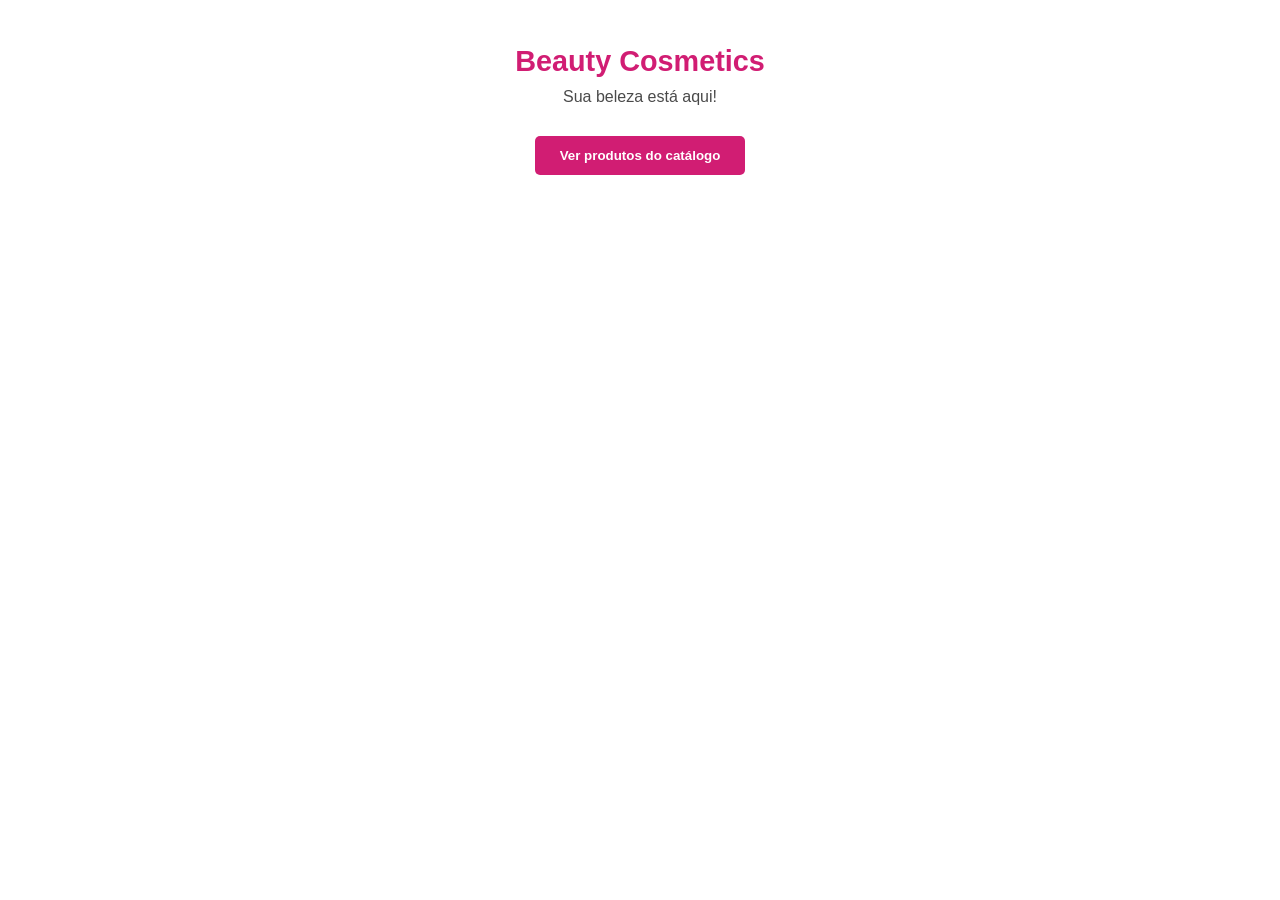
<file: index.html>
<!DOCTYPE html>
<html lang="pt-BR">
<head>
    <meta charset="UTF-8">
    <meta name="viewport" content="width=device-width, initial-scale=1.0">
    <title>Beauty</title>
    <link rel="stylesheet" href="style.css">
    <link rel="manifest" href="manifest.json">
</head>
<body>
    <header>
        <h1>Beauty Cosmetics</h1>
        <p>Sua beleza está aqui!</p>
    </header>

    <main>
        <button id="btn-carregar">Ver produtos do catálogo</button>
        <div id="resultado" class="hidden"></div>
    </main>

    <script src="app.js"></script>
    <script>
        if ('serviceWorker' in navigator) {
            window.addEventListener('load', () => {
                navigator.serviceWorker.register('./service.js')
                    .then(reg => console.log('Service Worker registrado!', reg.scope))
                    .catch(err => console.error('Erro no SW:', err));
            });
        }
    </script>
</body>
</html>
</file>
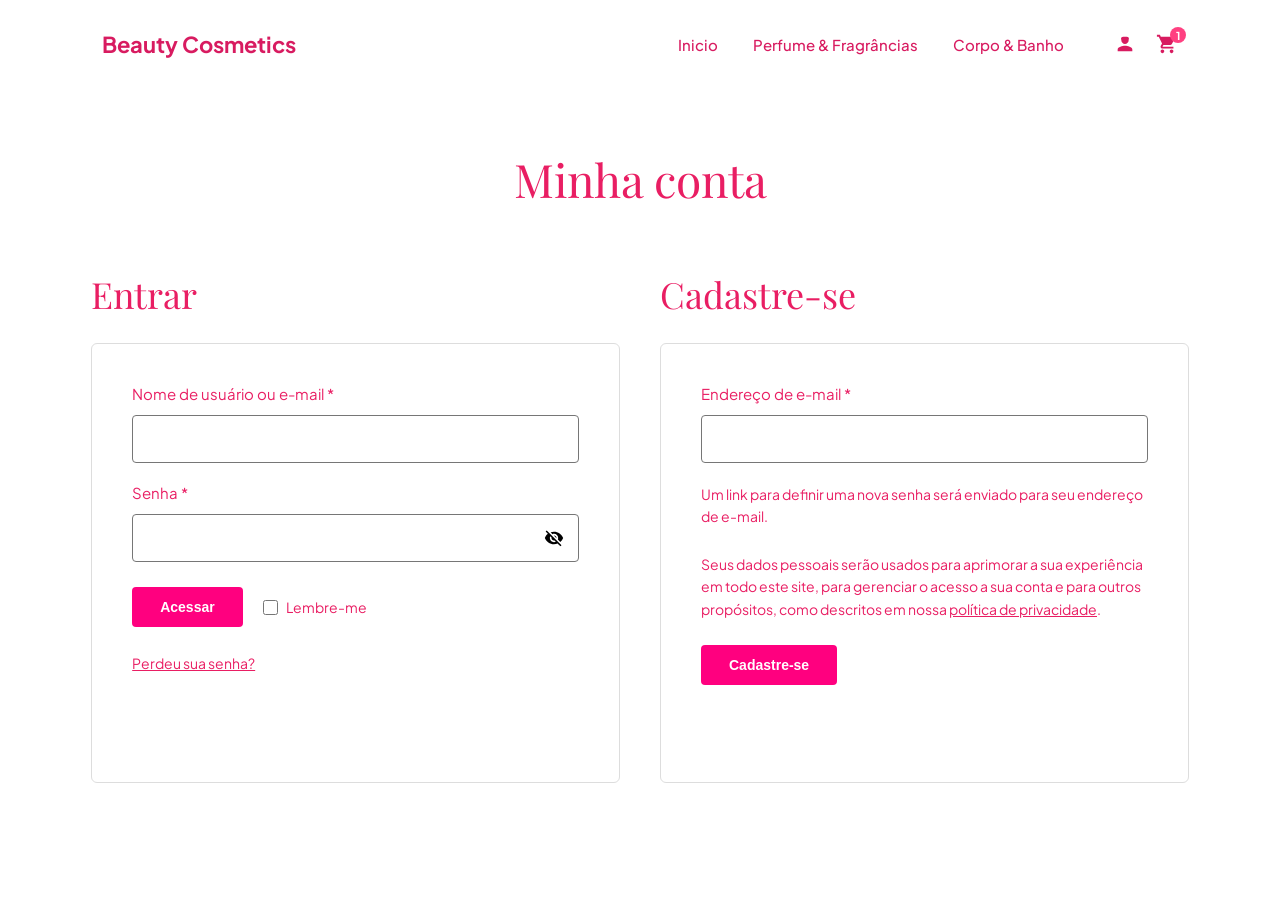
<file: frontend-estatico/cadastro-login.html>
<!DOCTYPE html>
<html lang="pt-BR">
<head>
    <meta charset="UTF-8">
    <meta name="viewport" content="width=device-width, initial-scale=1.0">
    <title>Minha conta - Beauty Cosmetics</title>
    <link rel="preconnect" href="https://fonts.googleapis.com">
    <link rel="preconnect" href="https://fonts.gstatic.com" crossorigin>
    <link href="https://fonts.googleapis.com/css2?family=Playfair+Display:ital,wght@0,400..900;1,400..900&family=Plus+Jakarta+Sans:wght@300;400;500;600;700&display=swap" rel="stylesheet">
    
    <style>
        :root {
            --primary-pink: #d81b60; 
            --text-pink: #e91e63;    
            --light-pink: #f48fb1;   
            --font-serif: 'Playfair Display', Georgia, serif;
            --font-sans: 'Plus Jakarta Sans', sans-serif;
            --form-border: #767676;
            --box-border: #dddddd;
        }

        * {
            margin: 0;
            padding: 0;
            box-sizing: border-box;
        }

        body {
            font-family: var(--font-sans);
            background-color: #ffffff;
            color: var(--text-pink);
            overflow-x: hidden;
        }

        /* --- HEADER / NAVBAR --- */
        header {
            display: flex;
            justify-content: space-between;
            align-items: center;
            padding: 30px 8%;
            background-color: #ffffff;
        }

        .logo {
            font-size: 22px;
            font-weight: 700;
            color: var(--primary-pink);
            text-decoration: none;
        }

        nav {
            display: flex;
            align-items: center;
            gap: 35px;
        }

        nav a {
            text-decoration: none;
            color: var(--primary-pink);
            font-size: 15px;
            font-weight: 500;
            transition: opacity 0.2s;
        }

        nav a:hover {
            opacity: 0.8;
        }

        .nav-icons {
            display: flex;
            align-items: center;
            gap: 20px;
            margin-left: 15px;
        }

        .icon-container {
            position: relative;
            display: flex;
            align-items: center;
            justify-content: center;
            cursor: pointer;
        }

        .nav-icons svg {
            width: 22px;
            height: 22px;
            fill: var(--primary-pink);
        }

        /* Badge do carrinho */
        .cart-badge {
            position: absolute;
            top: -6px;
            right: -8px;
            background-color: #ff4081;
            color: white;
            font-size: 11px;
            font-weight: 700;
            border-radius: 50%;
            width: 16px;
            height: 16px;
            display: flex;
            align-items: center;
            justify-content: center;
        }

        /* --- MAIN CONTENT AREA --- */
        .main-content {
            max-width: 1200px;
            margin: 0 auto;
            padding: 60px 4% 120px 4%;
        }

        .page-title {
            font-family: var(--font-serif);
            font-size: 46px;
            color: var(--text-pink);
            text-align: center;
            font-weight: 400;
            margin-bottom: 60px;
        }

   
        .auth-grid {
            display: grid;
            grid-template-columns: 1fr 1fr;
            gap: 40px;
            align-items: start;
        }

        .auth-section-title {
            font-family: var(--font-serif);
            font-size: 36px;
            color: var(--text-pink);
            font-weight: 400;
            margin-bottom: 25px;
        }

        .auth-box {
            border: 1px solid var(--box-border);
            border-radius: 6px;
            padding: 40px;
            background-color: #ffffff;
            min-height: 440px;
            display: flex;
            flex-direction: column;
        }

        /* --- FORMS --- */
        .form-group {
            margin-bottom: 20px;
            position: relative;
        }

        .form-group label {
            display: block;
            font-size: 15px;
            color: var(--text-pink);
            margin-bottom: 12px;
            font-weight: 400;
        }

        .form-control {
            width: 100%;
            height: 48px;
            border: 1px solid var(--form-border);
            border-radius: 4px;
            padding: 10px 15px;
            font-size: 16px;
            font-family: var(--font-sans);
            outline: none;
            color: #333333;
            background-color: #ffffff;
        }

        .password-wrapper {
            position: relative;
        }

        .password-wrapper .form-control {
            padding-right: 45px;
        }

        .toggle-password {
            position: absolute;
            right: 15px;
            top: 50%;
            transform: translateY(-50%);
            cursor: pointer;
            display: flex;
            align-items: center;
        }

        .toggle-password svg {
            width: 20px;
            height: 20px;
            fill: #000000;
        }

      
        .login-actions {
            display: flex;
            align-items: center;
            gap: 20px;
            margin-top: 25px;
            margin-bottom: 25px;
        }

        .btn-submit {
            background-color: #ff007f;
            color: #ffffff;
            border: none;
            padding: 12px 28px;
            font-size: 14px;
            font-weight: 600;
            border-radius: 4px;
            cursor: pointer;
            transition: background-color 0.2s;
        }

        .btn-submit:hover {
            background-color: #e60072;
        }

        .remember-me {
            display: flex;
            align-items: center;
            gap: 8px;
            font-size: 14px;
            color: var(--text-pink);
            cursor: pointer;
        }

        .remember-me input {
            accent-color: #ff007f;
            cursor: pointer;
            width: 15px;
            height: 15px;
        }

        .lost-password-link {
            font-size: 14px;
            color: var(--text-pink);
            text-decoration: underline;
            display: inline-block;
        }

       
        .info-text {
            font-size: 14px;
            color: var(--text-pink);
            line-height: 1.6;
            margin-bottom: 25px;
        }

        .info-text a {
            color: var(--text-pink);
            text-decoration: underline;
        }

        .register-box .btn-submit {
            margin-top: auto; 
            align-self: flex-start;
        }

       
        @media (max-width: 850px) {
            .auth-grid {
                grid-template-columns: 1fr;
                gap: 50px;
            }
            .auth-box {
                min-height: auto;
            }
        }
    </style>
</head>
<body>

    <header>
        <a href="#" class="logo">Beauty Cosmetics</a>
        <nav>
            <a href="#">Inicio</a>
            <a href="#">Perfume & Fragrâncias</a>
            <a href="#">Corpo & Banho</a>
            <div class="nav-icons">
                <div class="icon-container">
                    <svg viewBox="0 0 24 24">
                        <path d="M12 12c2.21 0 4-1.79 4-4s1.79-4-4-4-4 1.79-4 4 1.79 4 4 4zm0 2c-2.67 0-8 1.34-8 4v2h16v-2c0-2.66-5.33-4-8-4z"/>
                    </svg>
                </div>
                <div class="icon-container">
                    <svg viewBox="0 0 24 24">
                        <path d="M7 18c-1.1 0-1.99.9-1.99 2S5.9 22 7 22s2-.9 2-2-.9-2-2-2zM1 2v2h2l3.6 7.59-1.35 2.45c-.16.28-.25.61-.25.96 0 1.1.9 2 2 2h12v-2H7.42c-.14 0-.25-.11-.25-.25l.03-.12.9-1.63h7.45c.75 0 1.41-.41 1.75-1.03l3.58-6.49c.08-.14.12-.31.12-.48 0-.55-.45-1-1-1H5.21l-.94-2H1zm16 16c-1.1 0-1.99.9-1.99 2s.89 2 1.99 2 2-.9 2-2-.9-2-2-2z"/>
                    </svg>
                    <div class="cart-badge">1</div>
                </div>
            </div>
        </nav>
    </header>

    <main class="main-content">
        
        <h1 class="page-title">Minha conta</h1>

        <div class="auth-grid">
            
            <div>
                <h2 class="auth-section-title">Entrar</h2>
                <div class="auth-box">
                    <form action="#" method="POST">
                        
                        <div class="form-group">
                            <label for="username">Nome de usuário ou e-mail *</label>
                            <input type="text" id="username" class="form-control" required>
                        </div>

                        <div class="form-group">
                            <label for="password">Senha *</label>
                            <div class="password-wrapper">
                                <input type="password" id="password" class="form-control" required>
                                <span class="toggle-password" id="passwordToggle">
                                    <svg viewBox="0 0 24 24">
                                        <path d="M12 7c2.76 0 5 2.24 5 5 0 .65-.13 1.26-.36 1.82l2.92 2.92c1.51-1.26 2.7-2.89 3.43-4.74-1.73-4.39-6-7.5-11-7.5-1.4 0-2.74.25-3.98.7l2.16 2.16C10.74 7.13 11.35 7 12 7zM2 4.27l2.28 2.28.46.46C3.08 8.3 1.78 10.02 1 12c1.73 4.39 6 7.5 11 7.5 1.55 0 3.03-.3 4.38-.84l.42.42L19.73 22 21 20.73 3.27 3 2 4.27zM7.53 9.8l1.55 1.55c-.05.21-.08.43-.08.65 0 1.66 1.34 3 3 3 .22 0 .44-.03.65-.08l1.55 1.55c-.67.33-1.41.53-2.2.53-2.76 0-5-2.24-5-5 0-.79.2-1.53.53-2.2zm4.31-.78l3.15 3.15.01-.16c0-1.66-1.34-3-3-3l-.16.01z"/>
                                    </svg>
                                </span>
                            </div>
                        </div>

                        <div class="login-actions">
                            <button type="submit" class="btn-submit">Acessar</button>
                            <label class="remember-me">
                                <input type="checkbox" id="remember"> Lembre-me
                            </label>
                        </div>

                        <a href="#" class="lost-password-link">Perdeu sua senha?</a>

                    </form>
                </div>
            </div>

            <div>
                <h2 class="auth-section-title">Cadastre-se</h2>
                <div class="auth-box register-box">
                    <form action="#" method="POST" style="display: flex; flex-direction: column; height: 100%; width: 100%;">
                        
                        <div class="form-group">
                            <label for="reg-email">Endereço de e-mail *</label>
                            <input type="email" id="reg-email" class="form-control" required>
                        </div>

                        <p class="info-text">
                            Um link para definir uma nova senha será enviado para seu endereço de e-mail.
                        </p>

                        <p class="info-text">
                            Seus dados pessoais serão usados para aprimorar a sua experiência em todo este site, para gerenciar o acesso a sua conta e para outros propósitos, como descritos em nossa <a href="#">política de privacidade</a>.
                        </p>

                        <button type="submit" class="btn-submit">Cadastre-se</button>

                    </form>
                </div>
            </div>

        </div>
    </main>

    <script>
        const passwordInput = document.getElementById('password');
        const passwordToggle = document.getElementById('passwordToggle');

        passwordToggle.addEventListener('click', () => {
            const type = passwordInput.getAttribute('type') === 'password' ? 'text' : 'password';
            passwordInput.setAttribute('type', type);
        });
    </script>

</body>
</html>
</file>
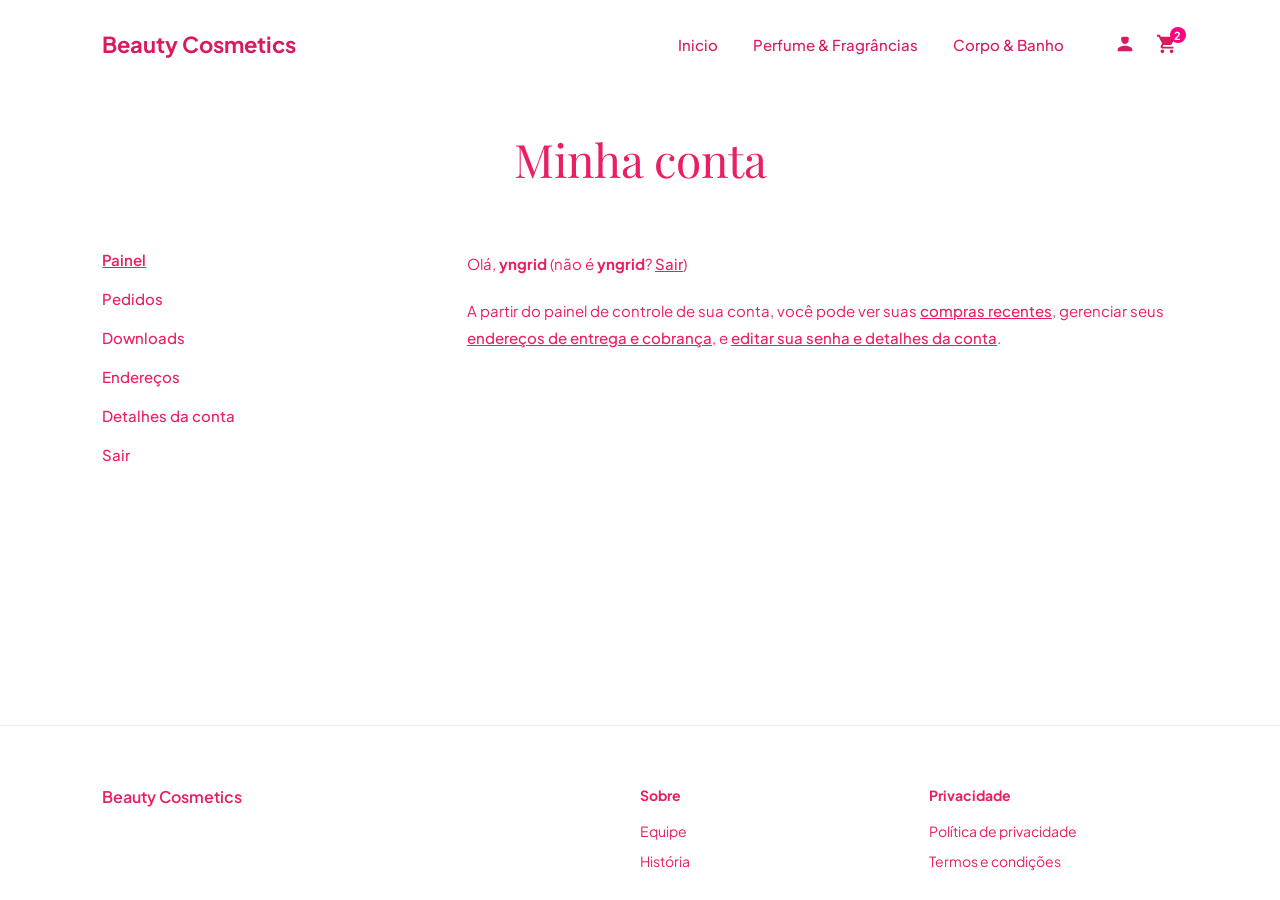
<file: frontend-estatico/conta.html>
<!DOCTYPE html>
<html lang="pt-BR">
<head>
    <meta charset="UTF-8">
    <meta name="viewport" content="width=device-width, initial-scale=1.0">
    <title>Minha conta - Beauty Cosmetics</title>
    <link rel="preconnect" href="https://fonts.googleapis.com">
    <link rel="preconnect" href="https://fonts.gstatic.com" crossorigin>
    <link href="https://fonts.googleapis.com/css2?family=Playfair+Display:ital,wght@0,400..900;1,400..900&family=Plus+Jakarta+Sans:wght@300;400;500;600;700&display=swap" rel="stylesheet">
    
    <style>
        :root {
            --primary-pink: #d81b60; 
            --text-pink: #e91e63;    
            --light-pink: #f48fb1;   
            --btn-magenta: #ff007f;
            --font-serif: 'Playfair Display', Georgia, serif;
            --font-sans: 'Plus Jakarta Sans', sans-serif;
            --border-color: #fce4ec;
            --table-border: #eeeeee;
            --input-border: #cccccc;
        }

        * {
            margin: 0;
            padding: 0;
            box-sizing: border-box;
        }

        body {
            font-family: var(--font-sans);
            background-color: #ffffff;
            color: var(--text-pink);
            overflow-x: hidden;
            display: flex;
            flex-direction: column;
            min-height: 100vh;
        }

        /* --- HEADER / NAVBAR --- */
        header {
            display: flex;
            justify-content: space-between;
            align-items: center;
            padding: 30px 8%;
            background-color: #ffffff;
        }

        .logo {
            font-size: 22px;
            font-weight: 700;
            color: var(--primary-pink);
            text-decoration: none;
        }

        nav {
            display: flex;
            align-items: center;
            gap: 35px;
        }

        nav a {
            text-decoration: none;
            color: var(--primary-pink);
            font-size: 15px;
            font-weight: 500;
        }

        .nav-icons {
            display: flex;
            align-items: center;
            gap: 20px;
            margin-left: 15px;
        }

        .icon-container {
            display: flex;
            align-items: center;
            justify-content: center;
            cursor: pointer;
            position: relative;
        }

        .nav-icons svg {
            width: 22px;
            height: 22px;
            fill: var(--primary-pink);
        }

        .cart-badge {
            position: absolute;
            top: -6px;
            right: -8px;
            background-color: var(--btn-magenta);
            color: #ffffff;
            font-size: 11px;
            font-weight: 700;
            width: 16px;
            height: 16px;
            border-radius: 50%;
            display: flex;
            align-items: center;
            justify-content: center;
        }

        /* --- MAIN CONTENT --- */
        .main-content {
            flex: 1;
            max-width: 1300px;
            width: 100%;
            margin: 0 auto;
            padding: 40px 8% 100px 8%;
        }

        .page-title {
            font-family: var(--font-serif);
            font-size: 46px;
            color: var(--text-pink);
            font-weight: 400;
            text-align: center;
            margin-bottom: 60px;
        }

        .dashboard-grid {
            display: grid;
            grid-template-columns: 3fr 7fr;
            gap: 60px;
            align-items: start;
        }

        /* Menu Lateral */
        .dashboard-sidebar {
            display: flex;
            flex-direction: column;
            gap: 20px;
        }

        .dashboard-sidebar a {
            color: var(--text-pink);
            text-decoration: none;
            font-size: 15px;
            font-weight: 500;
            cursor: pointer;
            width: max-content;
            transition: opacity 0.2s;
        }

        .dashboard-sidebar a:hover { opacity: 0.7; }
        .dashboard-sidebar a.active {
            font-weight: 600;
            text-decoration: underline;
        }


        .tab-content {
            display: none;
            font-size: 15px;
            line-height: 1.8;
            color: var(--text-pink);
        }

        .tab-content.active { display: block; }
        .tab-content p { margin-bottom: 20px; }
        .tab-content a { color: var(--text-pink); text-decoration: underline; font-weight: 500; }
        
        .section-subtitle {
            font-size: 14px;
            margin-bottom: 30px;
            opacity: 0.9;
        }

        .custom-table {
            width: 100%;
            border-collapse: collapse;
            font-size: 14px;
            color: var(--text-pink);
            margin-bottom: 40px;
        }

        .custom-table th {
            font-weight: 600;
            padding: 12px 16px;
            border-bottom: 2px solid var(--table-border);
            text-align: left;
        }

        .custom-table td {
            padding: 16px;
            border-bottom: 1px solid var(--table-border);
            vertical-align: middle;
        }

        .btn-view {
            background-color: var(--btn-magenta);
            color: #ffffff !important;
            text-decoration: none !important;
            padding: 8px 18px;
            font-size: 13px;
            font-weight: 500;
            border-radius: 4px;
            display: inline-block;
        }

        
        .two-cols {
            display: grid;
            grid-template-columns: 1fr 1fr;
            gap: 40px;
        }

        .address-box h3, .order-details-title {
            font-family: var(--font-serif);
            font-size: 28px;
            font-weight: 400;
            margin-bottom: 15px;
        }

        .edit-link {
            display: block;
            margin-bottom: 15px;
            font-size: 14px;
        }

        .address-text {
            font-style: normal;
            line-height: 1.6;
            opacity: 0.85;
        }

      
        .form-group {
            margin-bottom: 20px;
            position: relative;
        }

        .form-group label {
            display: block;
            font-size: 14px;
            margin-bottom: 8px;
            font-weight: 500;
        }

        .form-group label .required { color: red; }

        .form-control {
            width: 100%;
            padding: 12px;
            border: 1px solid var(--input-border);
            border-radius: 4px;
            font-family: var(--font-sans);
            color: #333333;
            font-size: 14px;
        }

        .form-control:focus {
            outline: none;
            border-color: var(--text-pink);
        }

        .input-subtext {
            font-size: 12px;
            font-style: italic;
            margin-top: 6px;
            opacity: 0.8;
        }

        .fieldset-title {
            font-size: 16px;
            font-weight: 600;
            margin: 35px 0 20px 0;
            border-bottom: 1px solid var(--table-border);
            padding-bottom: 8px;
        }

        .btn-submit {
            background-color: var(--btn-magenta);
            color: #ffffff;
            border: none;
            padding: 12px 24px;
            font-size: 14px;
            font-weight: 600;
            border-radius: 4px;
            cursor: pointer;
            margin-top: 10px;
        }

       
        footer {
            border-top: 1px solid var(--border-color);
            padding: 60px 8% 30px 8%;
            background-color: #ffffff;
            font-size: 14px;
        }

        .footer-grid {
            display: grid;
            grid-template-columns: 2fr 1fr 1fr;
            gap: 40px;
        }

        .footer-logo { font-size: 16px; font-weight: 600; }
        .footer-col-title { font-weight: 700; margin-bottom: 18px; }
        .footer-links { list-style: none; display: flex; flex-direction: column; gap: 12px; }
        .footer-links a { color: var(--text-pink); text-decoration: none; }

        @media (max-width: 992px) {
            .dashboard-grid, .two-cols, .footer-grid { grid-template-columns: 1fr; gap: 40px; }
        }
    </style>
</head>
<body>

    <header>
        <a href="#" class="logo">Beauty Cosmetics</a>
        <nav>
            <a href="#">Inicio</a>
            <a href="#">Perfume & Fragrâncias</a>
            <a href="#">Corpo & Banho</a>
            <div class="nav-icons">
                <div class="icon-container"><svg viewBox="0 0 24 24"><path d="M12 12c2.21 0 4-1.79 4-4s1.79-4-4-4-4 1.79-4 4 1.79 4 4 4zm0 2c-2.67 0-8 1.34-8 4v2h16v-2c0-2.66-5.33-4-8-4z"/></svg></div>
                <div class="icon-container">
                    <svg viewBox="0 0 24 24"><path d="M7 18c-1.1 0-1.99.9-1.99 2S5.9 22 7 22s2-.9 2-2-.9-2-2-2zM1 2v2h2l3.6 7.59-1.35 2.45c-.16.28-.25.61-.25.96 0 1.1.9 2 2 2h12v-2H7.42c-.14 0-.25-.11-.25-.25l.03-.12.9-1.63h7.45c.75 0 1.41-.41 1.75-1.03l3.58-6.49c.08-.14.12-.31.12-.48 0-.55-.45-1-1-1H5.21l-.94-2H1zm16 16c-1.1 0-1.99.9-1.99 2s.89 2 1.99 2 2-.9 2-2-.9-2-2-2z"/></svg>
                    <div class="cart-badge">2</div>
                </div>
            </div>
        </nav>
    </header>

    <main class="main-content">
        <h1 class="page-title">Minha conta</h1>

        <div class="dashboard-grid">
            
            <aside class="dashboard-sidebar">
                <a onclick="switchTab(event, 'panel')" class="tab-link active">Painel</a>
                <a onclick="switchTab(event, 'orders')" class="tab-link">Pedidos</a>
                <a onclick="switchTab(event, 'downloads')" class="tab-link">Downloads</a>
                <a onclick="switchTab(event, 'addresses')" class="tab-link">Endereços</a>
                <a onclick="switchTab(event, 'details')" class="tab-link">Detalhes da conta</a>
                <a href="#">Sair</a>
            </aside>

            <div class="dashboard-content">
                
                <section id="panel" class="tab-content active">
                    <p>Olá, <strong>yngrid</strong> (não é <strong>yngrid</strong>? <a href="#">Sair</a>)</p>
                    <p>A partir do painel de controle de sua conta, você pode ver suas <a href="#" onclick="navigateTab(1)">compras recentes</a>, gerenciar seus <a href="#" onclick="navigateTab(3)">endereços de entrega e cobrança</a>, e <a href="#" onclick="navigateTab(4)">editar sua senha e detalhes da conta</a>.</p>
                </section>

                <section id="orders" class="tab-content">
                    <table class="custom-table">
                        <thead>
                            <tr>
                                <th>Pedido</th>
                                <th>Data</th>
                                <th>Status</th>
                                <th>Total</th>
                                <th>Ações</th>
                            </tr>
                        </thead>
                        <tbody>
                            <tr>
                                <td><a href="#" onclick="openOrderView(event)" style="font-weight: 600;">#2022</a></td>
                                <td>12 de maio de 2026</td>
                                <td>Aguardando</td>
                                <td>R$ 164,90 de 1 item</td>
                                <td><a href="#" class="btn-view" onclick="openOrderView(event)">Visualizar</a></td>
                            </tr>
                            <tr>
                                <td><a href="#" style="font-weight: 600;">#200</a></td>
                                <td>11 de maio de 2026</td>
                                <td>Aguardando</td>
                                <td>R$ 39,90 de 1 item</td>
                                <td><a href="#" class="btn-view">Visualizar</a></td>
                            </tr>
                            <tr>
                                <td><a href="#" style="font-weight: 600;">#196</a></td>
                                <td>11 de maio de 2026</td>
                                <td>Aguardando</td>
                                <td>R$ 164,90 de 1 item</td>
                                <td><a href="#" class="btn-view">Visualizar</a></td>
                            </tr>
                        </tbody>
                    </table>
                </section>

                <section id="view-order" class="tab-content">
                    <p>O pedido <mark style="background: none; font-weight:600; color:var(--text-pink);">#2022</mark> foi realizado em <strong>12 de maio de 2026</strong> e atualmente está <strong>Aguardando</strong>.</p>
                    
                    <h2 class="order-details-title">Detalhes do pedido</h2>
                    <table class="custom-table">
                        <thead>
                            <tr>
                                <th>Produto</th>
                                <th>Total</th>
                            </tr>
                        </thead>
                        <tbody>
                            <tr>
                                <td><a href="#">Eudora Eau de Parfum</a> <strong>× 1</strong></td>
                                <td>R$ 164,90</td>
                            </tr>
                            <tr>
                                <td><strong>Subtotal:</strong></td>
                                <td>R$ 164,90</td>
                            </tr>
                            <tr>
                                <td><strong>Entrega:</strong></td>
                                <td>Frete grátis</td>
                            </tr>
                            <tr>
                                <td><strong>Total:</strong></td>
                                <td><strong>R$ 164,90</strong></td>
                            </tr>
                            <tr>
                                <td><strong>Método de pagamento:</strong></td>
                                <td>Transferência bancária</td>
                            </tr>
                        </tbody>
                    </table>

                    <div class="two-cols">
                        <div class="address-box">
                            <h3>Endereço de cobrança</h3>
                            <address class="address-text">
                                Yngrid Coelho<br>Rua felipe sampaio<br>itapaje<br>Ceará<br>62600-000<br>
                                <span style="display:inline-block; margin-top:10px;">📞 88988491027</span><br>
                                ✉️ yngridcoelho@alu.ufc.br
                            </address>
                        </div>
                        <div class="address-box">
                            <h3>Endereço de entrega</h3>
                            <address class="address-text">
                                Yngrid Coelho<br>Rua felipe sampaio<br>itapaje<br>Ceará<br>62600-000
                            </address>
                        </div>
                    </div>
                </section>

                <section id="downloads" class="tab-content">
                    <p>Nenhum download disponível ainda.</p>
                </section>

                <section id="addresses" class="tab-content">
                    <p class="section-subtitle">Os endereços a seguir serão usados na página de finalização de compra por padrão.</p>
                    <div class="two-cols">
                        <div class="address-box">
                            <h3>Endereço de cobrança</h3>
                            <a href="#" class="edit-link">Editar Endereço de cobrança</a>
                            <address class="address-text">
                                Yngrid Coelho<br>Rua felipe sampaio<br>itapaje<br>Ceará<br>62600-000
                            </address>
                        </div>
                        <div class="address-box">
                            <h3>Endereço de entrega</h3>
                            <a href="#" class="edit-link">Editar Endereço de entrega</a>
                            <address class="address-text">
                                Yngrid Coelho<br>Rua felipe sampaio<br>itapaje<br>Ceará<br>62600-000
                            </address>
                        </div>
                    </div>
                </section>

                <section id="details" class="tab-content">
                    <form onsubmit="event.preventDefault();">
                        <div class="two-cols" style="gap: 20px; margin-bottom: 0;">
                            <div class="form-group">
                                <label>Nome <span class="required">*</span></label>
                                <input type="text" class="form-control" value="yngrid">
                            </div>
                            <div class="form-group">
                                <label>Sobrenome <span class="required">*</span></label>
                                <input type="text" class="form-control">
                            </div>
                        </div>

                        <div class="form-group">
                            <label>Nome de exibição <span class="required">*</span></label>
                            <input type="text" class="form-control" value="yngrid">
                            <div class="input-subtext">Será assim que seu nome será exibido na seção da conta e nos comentários</div>
                        </div>

                        <div class="form-group">
                            <label>Endereço de e-mail <span class="required">*</span></label>
                            <input type="email" class="form-control" value="yngridcoelho@alu.ufc.br">
                        </div>

                        <h3 class="fieldset-title">Alteração de senha</h3>

                        <div class="form-group">
                            <label>Senha atual (deixe em branco para não alterar)</label>
                            <input type="password" class="form-control">
                        </div>

                        <div class="form-group">
                            <label>Nova senha (deixe em branco para não alterar)</label>
                            <input type="password" class="form-control">
                        </div>

                        <div class="form-group">
                            <label>Confirmar nova senha</label>
                            <input type="password" class="form-control">
                        </div>

                        <button type="submit" class="btn-submit">Salvar alterações</button>
                    </form>
                </section>

            </div>
        </div>
    </main>

    <footer>
        <div class="footer-grid">
            <div class="footer-logo">Beauty Cosmetics</div>
            <div>
                <h4 class="footer-col-title">Sobre</h4>
                <ul class="footer-links">
                    <li><a href="#">Equipe</a></li>
                    <li><a href="#">História</a></li>
                </ul>
            </div>
            <div>
                <h4 class="footer-col-title">Privacidade</h4>
                <ul class="footer-links">
                    <li><a href="#">Política de privacidade</a></li>
                    <li><a href="#">Termos e condições</a></li>
                </ul>
            </div>
        </div>
    </footer>

    <script>
        function switchTab(event, tabId) {
            if(event) event.preventDefault();
            
            
            const contents = document.querySelectorAll('.tab-content');
            contents.forEach(content => content.classList.remove('active'));
            
            
            const links = document.querySelectorAll('.tab-link');
            links.forEach(link => link.classList.remove('active'));
            
            
            document.getElementById(tabId).classList.add('active');
            if(event) event.currentTarget.classList.add('active');
        }

       
        function navigateTab(index) {
            const sidebarLinks = document.querySelectorAll('.tab-link');
            sidebarLinks[index].click();
        }

      
        function openOrderView(e) {
            e.preventDefault();
            
            
            const contents = document.querySelectorAll('.tab-content');
            contents.forEach(content => content.classList.remove('active'));
            
         
            document.getElementById('view-order').classList.add('active');
        }
    </script>

</body>
</html>
</file>
<file: style.css>
* {
    box-sizing: border-box;
    margin: 0;
    padding: 0;
    font-family: 'Helvetica Neue', Arial, sans-serif;
}

body {
    background-color: #ffffff;
    color: #4a4a4a;
    padding: 15px;
    display: flex;
    flex-direction: column;
    align-items: center;
}

header {
    text-align: center;
    margin: 30px 0;
}

header h1 {
    color: #d11d73;
    font-size: 1.8rem;
    margin-bottom: 10px;
}

button#btn-carregar {
    background-color: #d11d73;
    color: white;
    border: none;
    padding: 12px 25px;
    border-radius: 5px;
    font-weight: bold;
    cursor: pointer;
    margin-bottom: 30px;
}

.titulo-categoria {
    color: #d11d73;
    font-size: 1.4rem;
    margin: 20px 0;
    text-align: center;
}

.grade-categoria {
    display: flex;
    flex-direction: column;
    gap: 30px;
    width: 100%;
    max-width: 400px;
}

.card {
    display: flex;
    flex-direction: column;
    align-items: center;
    text-align: center;
    border: none;
    background: none;
}

.card img {
    width: 200px;
    height: 200px;
    object-fit: contain;
    margin-bottom: 10px;
}

.card-info h2 {
    font-size: 1rem;
    color: #d11d73;
    margin-bottom: 5px;
}

.preco {
    color: #d11d73;
    font-weight: bold;
}

.btn-add {
    display: none; /
}
</file>
